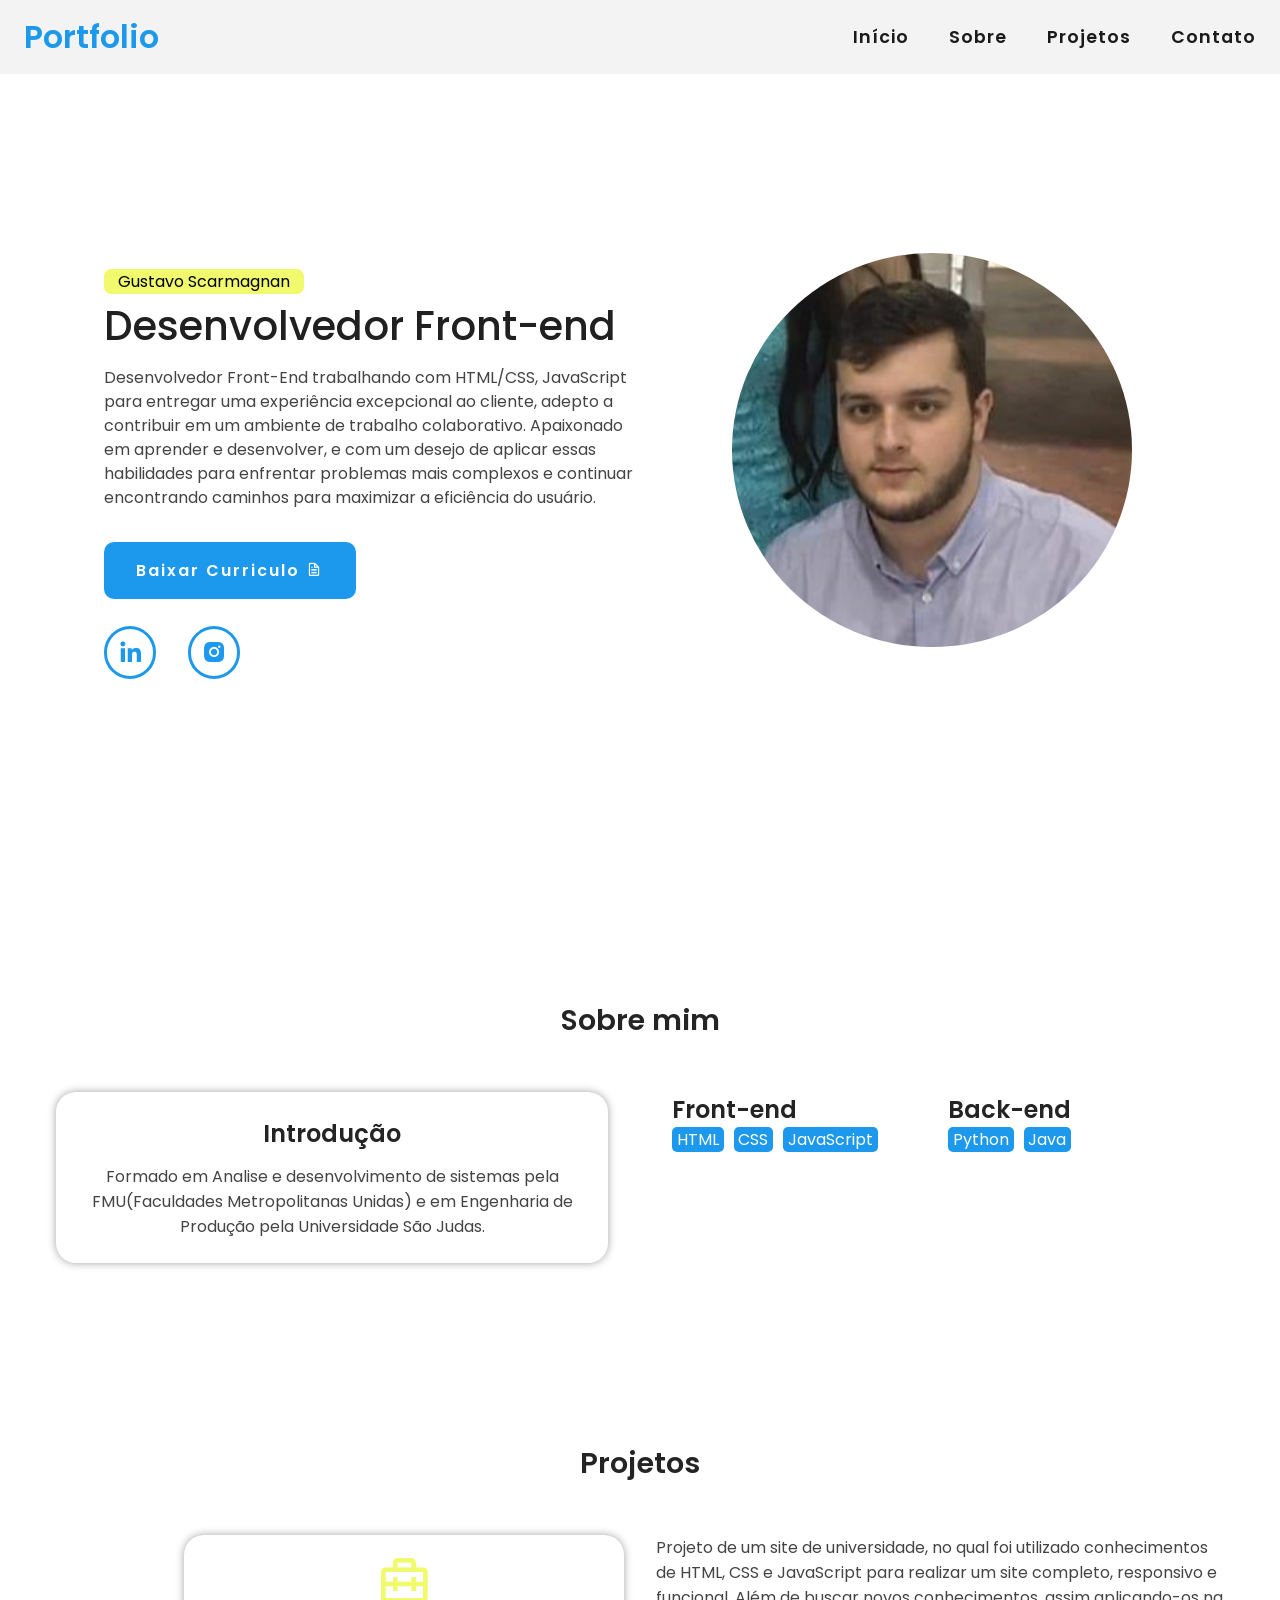
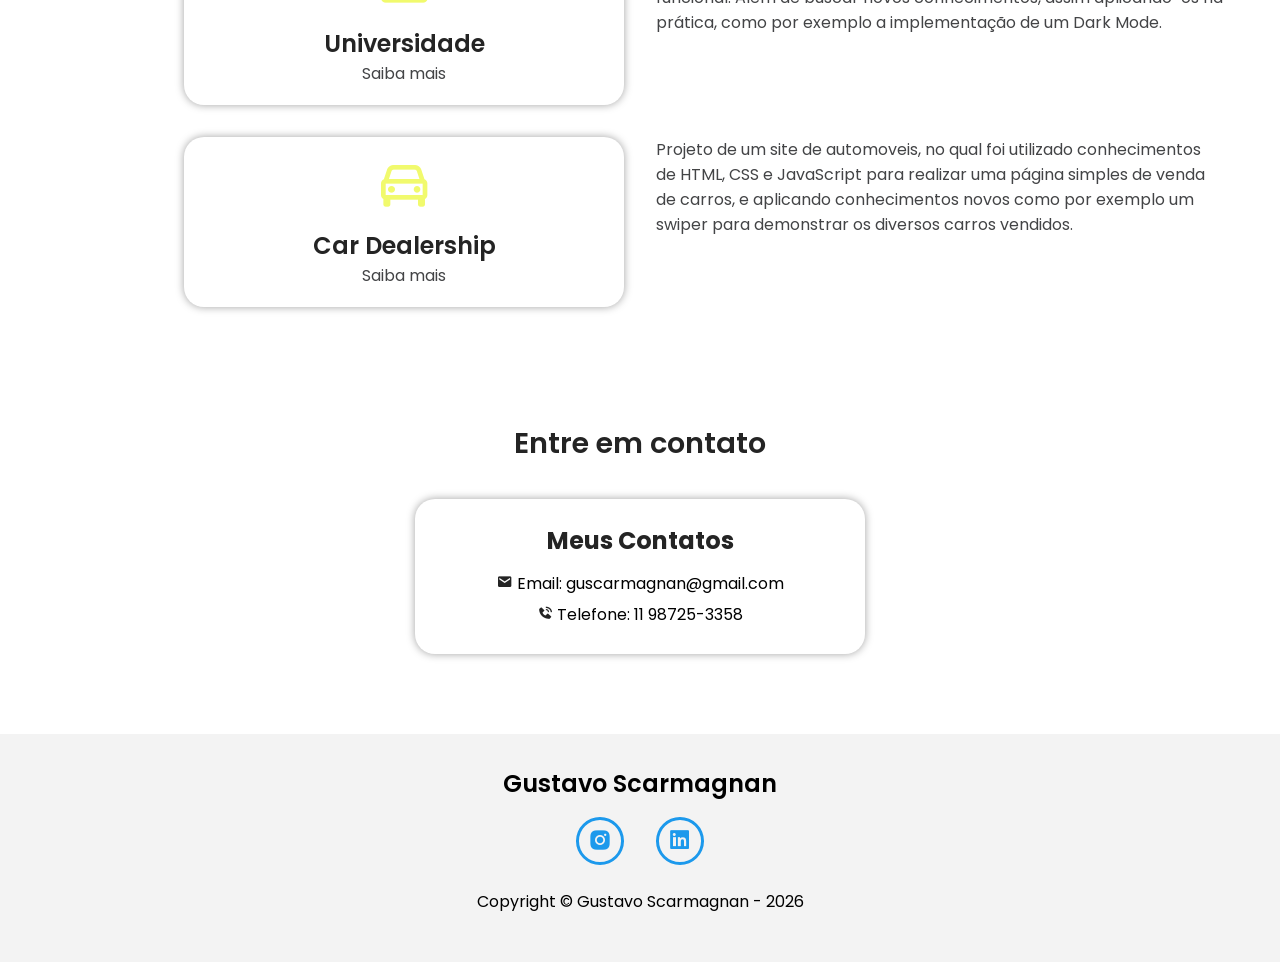
<file: index.html>
<!DOCTYPE html>
<html lang="en">
  <head>
    <meta charset="UTF-8" />
    <meta name="viewport" content="width=device-width, initial-scale=1.0" />
    <title>Portfolio</title>
    <link
      href="https://unpkg.com/boxicons@2.1.4/css/boxicons.min.css"
      rel="stylesheet"
    />
    <link rel="stylesheet" href="style.css" />
  </head>
  <body>
    <header class="header">
      <div class="logo-nav">
        <a href="#">Portfolio</a>
      </div>
      <div class="navigation">
        <ul class="nav-bar">
          <input type="checkbox" id="check" />
          <span class="menu">
            <li><a href="#home">Início</a></li>
            <li><a href="#about">Sobre</a></li>
            <li><a href="#projects">Projetos</a></li>
            <li><a href="#contact">Contato</a></li>

            <label for="check" class="close-menu"
              ><i class="bx bx-x-circle"></i
            ></label>
          </span>
          <label for="check" class="open-menu"
            ><i class="bx bx-menu"></i
          ></label>
        </ul>
      </div>
    </header>

    <section id="home" class="home">
      <div class="section_container">
        <div class="content">
          <div class="name">Gustavo Scarmagnan</div>
          <h2 class="title">
            Desenvolvedor <span class="wrap">Front-end</span>
          </h2>
          <p class="resume">
            Desenvolvedor Front-End trabalhando com HTML/CSS, JavaScript para
            entregar uma experiência excepcional ao cliente, adepto a contribuir
            em um ambiente de trabalho colaborativo. Apaixonado em aprender e
            desenvolver, e com um desejo de aplicar essas habilidades para
            enfrentar problemas mais complexos e continuar encontrando caminhos
            para maximizar a eficiência do usuário.
          </p>
          <div class="action-btn">
            <a
              href="misc/Gustavo Scarmagnan - curriculo.pdf"
              download="Curriculo-Gustavo Scarmagnan"
              ><button class="cv-btn">
                Baixar Curriculo <i class="bx bx-file"></i></button
            ></a>
          </div>
          <div class="social-links">
            <div class="icon">
              <a
                href="https://www.linkedin.com/in/gustavo-scarmagnan-cassiano-1b5922148/"
                target="_blank"
                ><i class="bx bxl-linkedin"></i
              ></a>
            </div>
            <div class="icon">
              <a
                href="https://www.instagram.com/guscarmagnan/?hl=pt-br"
                target="_blank"
                ><i class="bx bxl-instagram-alt"></i
              ></a>
            </div>
          </div>
        </div>
        <div class="profile-pic">
          <img src="images/profile-pic.jpg" alt="Profile Pic" />
        </div>
      </div>
    </section>

    <section id="about" class="about">
      <div class="section-title">
        <h2>Sobre mim</h2>
      </div>
      <div class="section_container2">
        <div class="introduction">
          <div class="introduction-title">
            <h2>Introdução</h2>
          </div>
          <p class="introduction-p">
            Formado em Analise e desenvolvimento de sistemas pela FMU(Faculdades
            Metropolitanas Unidas) e em Engenharia de Produção pela Universidade
            São Judas.
          </p>
        </div>
        <div class="skills">
          <div class="skill-box">
            <div class="skills-header">
              <h2>Front-end</h2>
            </div>
            <div class="skills-list">
              <span>HTML</span>
              <span>CSS</span>
              <span class="span">JavaScript</span>
            </div>
          </div>
          <div class="skill-box">
            <div class="skills-header">
              <h2>Back-end</h2>
            </div>
            <div class="skills-list">
              <span>Python</span>
              <span>Java</span>
            </div>
          </div>
        </div>
      </div>
    </section>

    <section id="projects" class="projects">
      <div class="section-title">
        <h2>Projetos</h2>
      </div>
      <div class="section_container3">
        <div class="container1">
          <a
            href="https://gustavoscarmagnan.github.io/Universidade/"
            target="_blank"
          >
            <button class="site-btn">
              <i class="bx bx-briefcase-alt-2"></i>
              <h2>Universidade</h2>
              <p>Saiba mais</p>
            </button>
          </a>
        </div>
        <div class="container-info">
          <p>
            Projeto de um site de universidade, no qual foi utilizado
            conhecimentos de HTML, CSS e JavaScript para realizar um site
            completo, responsivo e funcional. Além de buscar novos
            conhecimentos, assim aplicando-os na prática, como por exemplo a
            implementação de um Dark Mode.
          </p>
        </div>
        <div class="container1">
          <a
            href="https://gustavoscarmagnan.github.io/Cardealership/"
            target="_blank"
          >
            <button class="site-btn">
              <i class="bx bx-car"></i>
              <h2>Car Dealership</h2>
              <p>Saiba mais</p>
            </button>
          </a>
        </div>
        <div class="container-info">
          <p>
            Projeto de um site de automoveis, no qual foi utilizado
            conhecimentos de HTML, CSS e JavaScript para realizar uma página
            simples de venda de carros, e aplicando conhecimentos novos como por
            exemplo um swiper para demonstrar os diversos carros vendidos.
          </p>
        </div>
      </div>
    </section>

    <section id="contact" class="contact">
      <div class="section-title">
        <h2>Entre em contato</h2>
      </div>
      <div class="container-contact">
        <div class="contact-title">
          <h2>Meus Contatos</h2>
        </div>
        <div class="contact1">
          <p><i class="bx bxs-envelope"></i> Email: guscarmagnan@gmail.com</p>
          <p><i class="bx bxs-phone-call"></i> Telefone: 11 98725-3358</p>
        </div>
      </div>
    </section>

    <footer>
      <div class="footer-title">
        <h2>Gustavo Scarmagnan</h2>
      </div>
      <div class="footer-links">
        <a
          href="https://www.instagram.com/guscarmagnan/?hl=pt-br"
          target="_blank"
          ><i class="bx bxl-instagram-alt"></i
        ></a>
        <a
          href="https://www.linkedin.com/in/gustavo-scarmagnan-cassiano-1b5922148/"
          target="_blank"
          ><i class="bx bxl-linkedin-square"></i
        ></a>
      </div>
      <div class="footer-copy">
        <p>
          Copyright &copy; Gustavo Scarmagnan -
          <script>
            document.write(new Date().getFullYear());
          </script>
        </p>
      </div>
    </footer>
  </body>
</html>
</file>
<file: style.css>
@import url('https://fonts.googleapis.com/css2?family=Poppins:ital,wght@0,100;0,200;0,300;0,400;0,500;0,600;0,700;0,800;0,900;1,100;1,200;1,300;1,400;1,500;1,600;1,700;1,800;1,900&display=swap');

:root {
  --primary-color: #1c99ec;
  --secondary-color:  rgb(241, 250, 109);
  --accent-color: #1069a5;
  --background-color: white;
  --background-color2: rgb(243, 243, 243);
  --text-color: #434446;
  --title-color: rgb(36, 36, 36);
  --shadow-box: 0px 0px 8px 0px rgba(0, 0, 0, 0.37);
}

* {
    font-family: 'Poppins', sans-serif;
    padding: 0;
    margin: 0;
    box-sizing: border-box;
}

header {
    padding: 0.8rem 1.5rem;
    align-items: center;
    justify-content: space-between;
    display: flex;
    width: 100%;
    z-index: 99;
    position: fixed;
    background-color: var(--background-color2);
    top: 0;
    left: 0;
}

.logo-nav a {
    font-size: 2rem;
    font-weight: 600;
    color: var(--primary-color);
    text-decoration: none;
    align-items: center;
    display: flex;
}

.nav-bar {
    display: flex;
    list-style: none;
}

.nav-bar a {
    position: relative;
    margin-left: 40px;
    text-decoration: none;
    color: rgb(26, 26, 26);
    font-size: 1.1rem;
    font-weight: 600;
    letter-spacing: 1px;
}

.nav-bar a::before {
    content: '';
    position: absolute;
    left: 0;
    bottom: -4px;
    width: 100%;
    height: 2px;
    background: black;
    border-radius: 5px;
    transform: scaleX(0);
    transform-origin: right;
    transition: transform .5s;
}

.nav-bar a:hover::before {
    transform-origin: left;
    transform: scaleX(1);
}

/* -------------------------------------HOME------------------------------------------ */

.home {
    background-color: var(--background-color);
}

.section_container {
    min-height: 100vh;
    margin: auto;
    padding: 1rem;
    display: grid;
    grid-template-columns: repeat(2, 1fr);
    max-width: 1200px;
}

.content {
    display: flex;
    flex-direction: column;
    justify-content: center;
    padding-left: 3rem;
    padding-top: 4rem;
}

.name {
    background-color: var(--secondary-color);
    display: flex;
    justify-content: center;
    border-radius: 7px;
    margin-bottom: 0.5rem;
    width: 200px;
}

.title {
    font-size: 2.5rem;
    font-weight: 500;
    line-height: 3rem;
    color: rgb(32, 32, 32);
    margin-bottom: 1rem;
}

.resume {
    line-height: 1.5rem;
    color: var(--text-color);
    margin-bottom: 2rem;
}

.action-btn button {
    font-size: 1rem;
    font-weight: 600;
    letter-spacing: 2px;
    padding: 1rem 2rem;
    outline: none;
    background-color: var(--primary-color);
    border: none;
    color: white;
    border-radius: 10px;
    transition: 0.3s;
    cursor: pointer;
}

.cv-btn:hover {
    background-color: var(--accent-color);
}

.social-links {
    padding: 1rem 0;
    display: flex;
    gap: 2rem;
}

.icon i {
    font-size: 1.7rem;
    border-radius: 50%;
    background-color: transparent;
    padding: 0.6rem;
    border: solid 3px var(--primary-color);
    color: var(--primary-color);
    margin-top: 0.7rem;
    transition: ease-in-out 0.2s;
}

.icon i:hover {
    transform: scale(1.1);
    background-color: var(--primary-color);
    color: white;
}

.profile-pic {
    display: grid;
    place-items: center;
}

.profile-pic img {
    width: min(25rem, 90%);
    border-radius: 100%;
}

.menu {
    display: flex;
    align-items: center;
}

.open-menu, .close-menu {
    position: absolute;
    color: rgb(51, 51, 51);
    cursor: pointer;
    font-size: 2.5rem;
    display: none;
}

.open-menu {
    display: flex;
    margin-top: 30px;
    margin-left: -40px;
    transform: translateY(-50%);
    align-items: center;
    display: none;
}

.close-menu {
    top: 6px;
    right: 25px;
}

#check {
    display: none;
}

/* -------------------------------------ABOUT------------------------------------------ */

.about {
    background-color: var(--background-color);
    padding-bottom: 4rem;
}

.section-title h2 {
    font-size: 1.8rem;
    font-weight: 600;
    line-height: 3rem;
    color: var(--title-color);
    margin-bottom: 2rem;
    display: flex;
    justify-content: center;
    padding-top: 6rem;
}

.section_container2 {
    margin: auto;
    padding: 1rem;
    display: grid;
    grid-template-columns: repeat(2, 1fr);
    gap: 4rem;
    max-width: 1200px;
}

.introduction {
    padding: 1.5rem;
    border-radius: 20px;
    background-color: transparent;
    box-shadow: var(--shadow-box);
}

.introduction-title h2 {
    display: flex;
    justify-content: center;
    padding-bottom: 0.8rem;
    color: var(--title-color);
    font-weight: 600;
}

.introduction-p {
    color: var(--text-color);
    display: flex;
    justify-content: center;
    text-align: center;
}

.skills {
    display: grid;
    grid-template-columns: repeat(2, 1fr);
}

.skills-header h2 {
    color: var(--title-color);
    font-weight: 600;
}

.skills-list {
    display: flex;
    flex-wrap: wrap;
    gap: 10px;
}

.skills-list span {
    background-color: var(--primary-color);
    border-radius: 5px;
    padding: 0 0.3rem;
    color: white;
}

/* -------------------------------------PROJECTS------------------------------------------ */

.projects {
    background-color: var(--background-color);
}

.section_container3 {
    margin: auto;
    padding: 1rem;
    display: grid;
    grid-template-columns: repeat(2, 1fr);
    max-width: 1200px;
    gap: 2rem;
}

.container1 {
    display: flex;
    justify-content: right;
}

.container1 button {
    height: 170px;
    width: 440px;
    border-radius: 20px;
    background-color: transparent;
    box-shadow: var(--shadow-box);
    border: none;
    cursor: pointer;
    text-decoration: none;
    transition: 0.3s;
}

.site-btn:hover {
    background-color: var(--background-color2);
}

.container1 i {
    color: var(--secondary-color);
    font-size: 3.5rem;
    display: flex;
    justify-content: center;
}

.container1 h2 {
    color: var(--title-color);
    font-size: 1.5rem;
    font-weight: 600;
    display: flex;
    justify-content: center;
    padding-top: 1rem;
}

.container1 p {
    text-decoration: none;
    color: var(--text-color);
    font-size: 1rem;
    display: flex;
    justify-content: center;
}

.container-info h2 {
    padding-bottom: 0.5rem;
    color: var(--title-color);
    font-weight: 600;
}

.container-info p {
    color: var(--text-color);
}

/* -------------------------------------CONTACT------------------------------------------ */

.contact {
    background-color: var(--background-color);
    padding-bottom: 5rem;
}

.container-contact {
    padding: 1.5rem;
    border-radius: 20px;
    background-color: transparent;
    box-shadow: var(--shadow-box);
    justify-content: center;
    align-items: center;
    width: 450px;
    margin: auto;
}

.contact-title {
    display: flex;
    justify-content: center;
    align-items: center;
    padding-bottom: 0.6rem;
    color: var(--title-color);
}

.contact1 p {
    padding: 0.2rem;
    text-align: center;
}

.contact1 i {
    color: var(--title-color);
}

/* -------------------------------------FOOTER------------------------------------------ */

footer {
    background-color: var(--background-color2);
}

.footer-title {
    justify-content: center;
    display: flex;
    padding-top: 2rem;
    padding-bottom: 1rem;
}

.footer-title h2 {
    font-weight: 600;
}

.footer-links {
    display: flex;
    justify-content: center;
    gap: 2rem;
    padding-bottom: 1.5rem;
}

.footer-links i {
    font-size: 1.6rem;
    border-radius: 50%;
    background-color: transparent;
    padding: 0.5rem;
    border: solid 3px var(--primary-color);
    color: var(--primary-color);
    transition: ease-in-out 0.2s;
}

.footer-links i:hover {
    transform: scale(1.1);
    background-color: var(--primary-color);
    color: white;
}

.footer-copy {
    display: flex;
    justify-content: center;
    padding-bottom: 3rem;
}

@media (width < 1151px) {

    .wrap {
        text-wrap: nowrap;
    }

}

@media (width < 1000px) {

    .section_container {
        display: flex;
        flex-direction: row;
        flex-wrap: wrap-reverse;
        padding: 8rem 1rem 5rem 1rem;
        text-align: center;
        justify-content: center;
    }

    img {
        flex: 0 0 50%;
    }

    .action__btn {
        margin: auto;
      }

    .social-links {
        margin: auto;
    }

    .name {
        margin: auto;
    }

    .title {
        padding-top: 1rem;
    }

    .wrap {
        text-wrap: nowrap;
    }

    .section_container2 {
        display: flex;
        flex-direction: row;
        flex-wrap: wrap;
        align-items: center;
        text-align: center;
        justify-content: center;
    }

    .skill-box {
        margin-left: 10px;
        margin-right: 10px;
    }

    .skills-list {
        display: flex;
        justify-content: center;
        align-items: center;
        text-align: center;
    }

    .skills-header h2 {
        text-wrap: nowrap;
    }

    .resume {
        padding: 0 4rem;
    }

    .introduction {
        width: 85%;
    }

    .content {
        padding-left: 0;
    }

    .container1 button {
        height: 170px;
        width: 240px;
    }


}

@media (width < 750px) {

    .menu {
        flex-direction: column;
        align-items: center;
        justify-content: center;
        width: 100%;
        height: 100vh;
        position: fixed;
        top: 0px;
        right: -100%;
        z-index: 100;
        background-color: var(--background-color);
        transition: all 0.6s ease-in-out;
    }

    .menu li {
        margin-top: 40px;
    }

    .menu li a {
        padding: 10px;
    }

    .open-menu, .close-menu {
        display: block;
    }
    
    .open-menu {
        margin-right: 1px;
        top: 6px;
    }

    #check:checked ~ .menu {
        right: 0;
    }

    .nav-bar a::before {
        background: black
    }

    .section_container3 {
        display: flex;
        flex-direction: column;
        text-align: center;
        justify-content: center;
    }

    .container1 {
        display: flex;
        justify-content: center;
    }

/*     .container1 button {
        width: 420px;
    } */

    .container1 i {
        font-size: 2.5rem;
    }
    
    .container1 h2 {
        font-size: 1.5rem;
        padding-top: 1rem;
    }
    
    .container1 p {
        font-size: 0.9rem;
    }
    

    .container-contact {
            width: 80%;
    }

    .container-info {
        padding-bottom: 3rem;
    }

}

@media (width < 500px) {

    .section_container3 {
        display: flex;
        flex-direction: row;
        text-align: center;
        justify-content: center;
        flex-wrap: wrap;
    }
}
</file>
